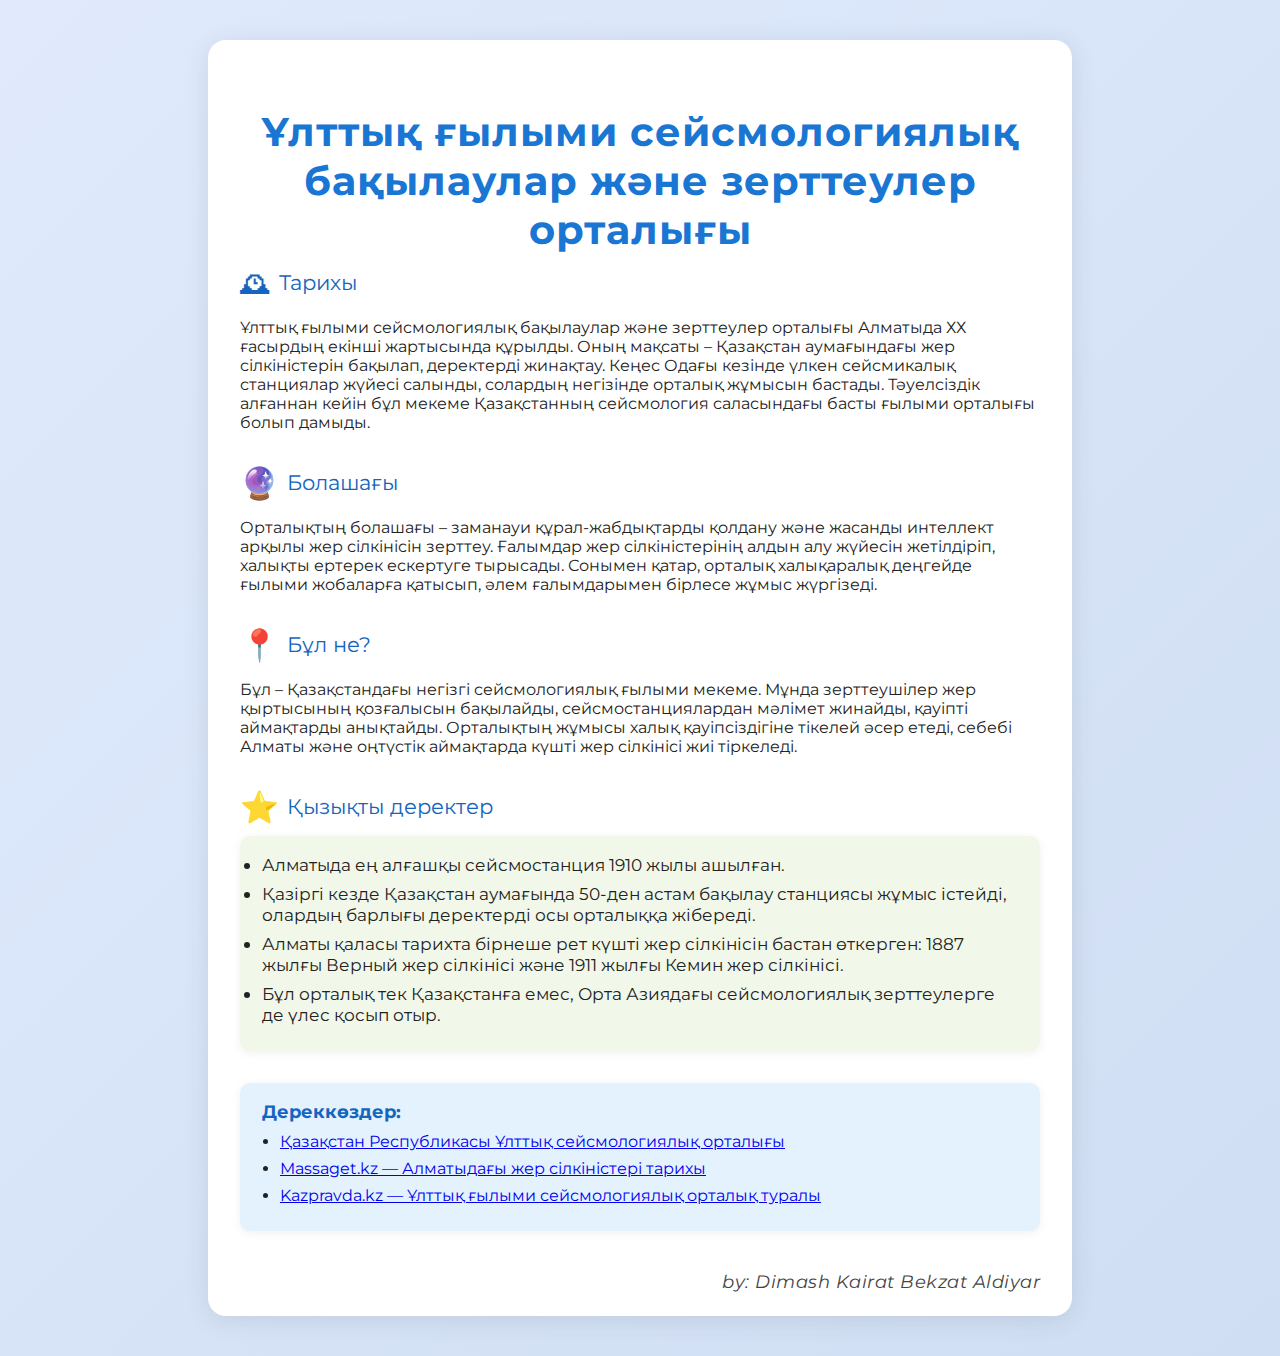
<file: index.html>
<!DOCTYPE html>
<html lang="kk">
<head>
    <meta charset="UTF-8">
    <meta name="viewport" content="width=device-width, initial-scale=1.0">
    <title>Ұлттық ғылыми сейсмологиялық орталық</title>
    <link href="https://fonts.googleapis.com/css2?family=Montserrat:wght@400;700&display=swap" rel="stylesheet">
    <style>
        body {
            font-family: 'Montserrat', Arial, sans-serif;
            background: linear-gradient(135deg, #e0eafc 0%, #cfdef3 100%);
            margin: 0;
            padding: 0;
            color: #222;
        }
        .container {
            max-width: 800px;
            margin: 40px auto;
            background: #fff;
            border-radius: 18px;
            box-shadow: 0 4px 24px rgba(60,64,67,0.12);
            padding: 40px 32px 24px 32px;
        }
        h1 {
            text-align: center;
            color: #1976d2;
            font-size: 2.5em;
            margin-bottom: 10px;
            letter-spacing: 1px;
        }
        .section {
            margin-bottom: 32px;
        }
        .section-title {
            font-size: 1.3em;
            color: #1565c0;
            margin-bottom: 10px;
            display: flex;
            align-items: center;
            gap: 8px;
        }
        .section-title span {
            font-size: 1.5em;
        }
        .facts-list {
            background: #f1f8e9;
            border-radius: 10px;
            padding: 18px 22px;
            margin-top: 10px;
            box-shadow: 0 2px 8px rgba(60,64,67,0.08);
        }
        .facts-list li {
            margin-bottom: 8px;
            font-size: 1.07em;
        }
        .sources {
            background: #e3f2fd;
            border-radius: 10px;
            padding: 18px 22px;
            margin-top: 30px;
            box-shadow: 0 2px 8px rgba(60,64,67,0.08);
        }
        .sources-title {
            font-weight: bold;
            color: #1565c0;
            margin-bottom: 10px;
            font-size: 1.1em;
        }
        .sources-list {
            margin: 0;
            padding-left: 18px;
        }
        .sources-list li {
            margin-bottom: 8px;
            font-size: 1em;
        }
        .author {
            text-align: right;
            margin-top: 40px;
            font-size: 1.1em;
            color: #444;
            font-style: italic;
            letter-spacing: 0.5px;
        }
        @media (max-width: 600px) {
            .container {
                padding: 18px 8px 12px 8px;
            }
            h1 {
                font-size: 1.5em;
            }
        }
    </style>
</head>
<body>
    <div class="container">
        <h1>Ұлттық ғылыми сейсмологиялық бақылаулар және зерттеулер орталығы</h1>
        
        <div class="section">
            <div class="section-title"><span>🕰</span> Тарихы</div>
            <p>
                Ұлттық ғылыми сейсмологиялық бақылаулар және зерттеулер орталығы Алматыда ХХ ғасырдың екінші жартысында құрылды. Оның мақсаты – Қазақстан аумағындағы жер сілкіністерін бақылап, деректерді жинақтау. Кеңес Одағы кезінде үлкен сейсмикалық станциялар жүйесі салынды, солардың негізінде орталық жұмысын бастады. Тәуелсіздік алғаннан кейін бұл мекеме Қазақстанның сейсмология саласындағы басты ғылыми орталығы болып дамыды.
            </p>
        </div>
        
        <div class="section">
            <div class="section-title"><span>🔮</span> Болашағы</div>
            <p>
                Орталықтың болашағы – заманауи құрал-жабдықтарды қолдану және жасанды интеллект арқылы жер сілкінісін зерттеу. Ғалымдар жер сілкіністерінің алдын алу жүйесін жетілдіріп, халықты ертерек ескертуге тырысады. Сонымен қатар, орталық халықаралық деңгейде ғылыми жобаларға қатысып, әлем ғалымдарымен бірлесе жұмыс жүргізеді.
            </p>
        </div>
        
        <div class="section">
            <div class="section-title"><span>📍</span> Бұл не?</div>
            <p>
                Бұл – Қазақстандағы негізгі сейсмологиялық ғылыми мекеме. Мұнда зерттеушілер жер қыртысының қозғалысын бақылайды, сейсмостанциялардан мәлімет жинайды, қауіпті аймақтарды анықтайды. Орталықтың жұмысы халық қауіпсіздігіне тікелей әсер етеді, себебі Алматы және оңтүстік аймақтарда күшті жер сілкінісі жиі тіркеледі.
            </p>
        </div>
        
        <div class="section">
            <div class="section-title"><span>⭐</span> Қызықты деректер</div>
            <ul class="facts-list">
                <li>Алматыда ең алғашқы сейсмостанция 1910 жылы ашылған.</li>
                <li>Қазіргі кезде Қазақстан аумағында 50-ден астам бақылау станциясы жұмыс істейді, олардың барлығы деректерді осы орталыққа жібереді.</li>
                <li>Алматы қаласы тарихта бірнеше рет күшті жер сілкінісін бастан өткерген: 1887 жылғы Верный жер сілкінісі және 1911 жылғы Кемин жер сілкінісі.</li>
                <li>Бұл орталық тек Қазақстанға емес, Орта Азиядағы сейсмологиялық зерттеулерге де үлес қосып отыр.</li>
            </ul>
        </div>
        
        <div class="sources">
            <div class="sources-title">Дереккөздер:</div>
            <ul class="sources-list">
                <li>
                    <a href="https://www.seismology.kz/" target="_blank">Қазақстан Республикасы Ұлттық сейсмологиялық орталығы</a>
                </li>
                <li>
                    <a href="https://massaget.kz/layfstayl/alem/66737/" target="_blank">Massaget.kz — Алматыдағы жер сілкіністері тарихы</a>
                </li>
                <li>
                    <a href="https://kazpravda.kz/n/nacionalnyy-nauchno-issledovatelskiy-seysmologicheskiy-tsentr/" target="_blank">Kazpravda.kz — Ұлттық ғылыми сейсмологиялық орталық туралы</a>
                </li>
            </ul>
        </div>
        
        <div class="author">
            by: Dimash Kairat Bekzat Aldiyar
        </div>
    </div>
</body>
</html>
</file>
